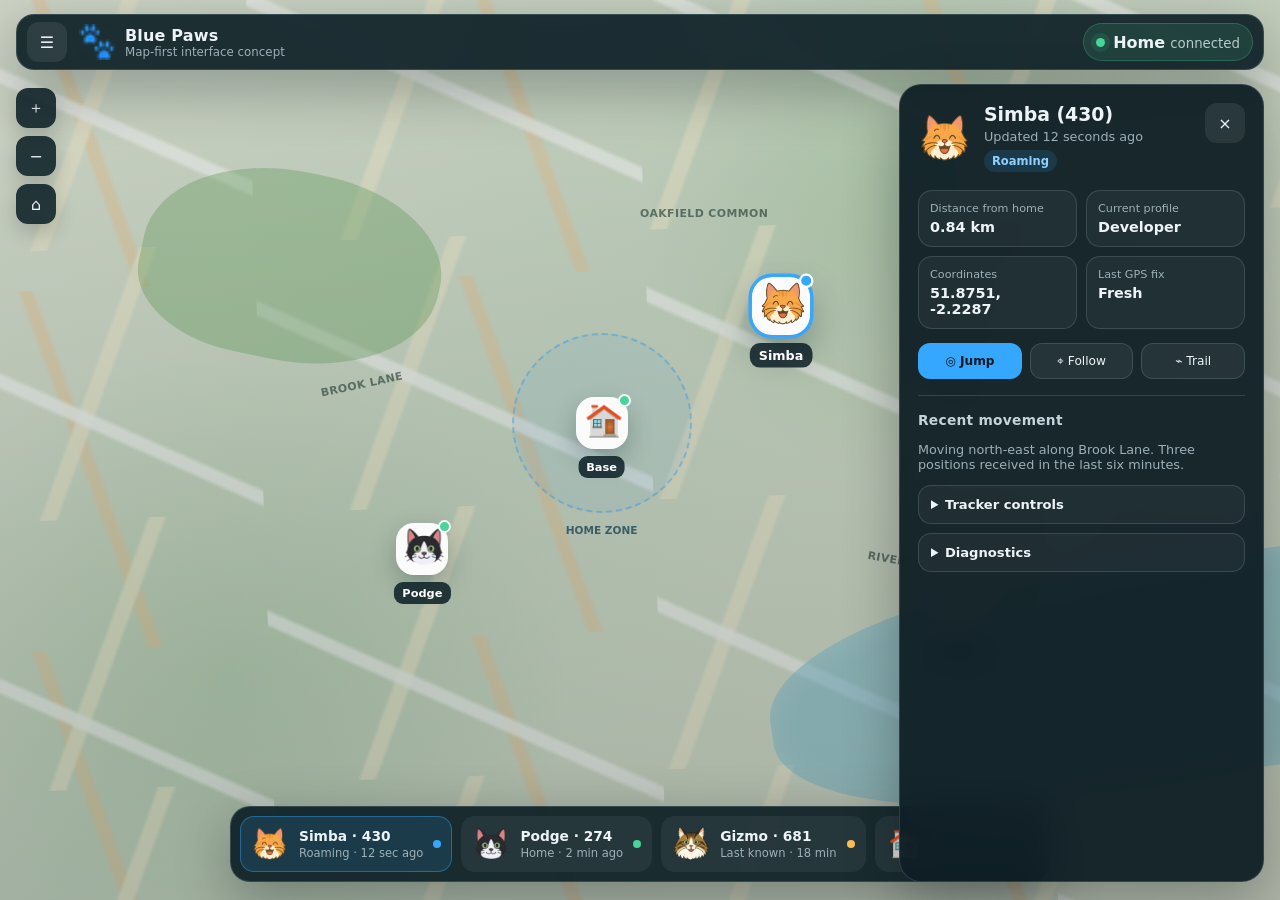
<file: mockups/map-first-ui.html>
<!doctype html>
<html lang="en">
<head>
  <meta charset="utf-8">
  <meta name="viewport" content="width=device-width, initial-scale=1">
  <title>Blue Paws - Map-first UI concept</title>
  <style>
    :root {
      color-scheme: dark;
      --ink: #edf4f7;
      --muted: #9db0b8;
      --panel: rgba(13, 29, 36, .94);
      --panel-soft: rgba(20, 42, 51, .88);
      --line: rgba(198, 224, 232, .16);
      --blue: #36a7ff;
      --green: #48d597;
      --amber: #ffbd59;
      --red: #ff7272;
      --shadow: 0 18px 55px rgba(0, 12, 18, .3);
    }

    * { box-sizing: border-box; }
    html, body { height: 100%; margin: 0; }
    body {
      overflow: hidden;
      background: #0b2028;
      color: var(--ink);
      font-family: Inter, ui-sans-serif, system-ui, -apple-system, BlinkMacSystemFont, "Segoe UI", sans-serif;
    }
    button, input, select { font: inherit; }
    button { color: inherit; }

    .app {
      position: relative;
      height: 100dvh;
      width: 100%;
      overflow: hidden;
    }

    .map {
      position: absolute;
      inset: 0;
      overflow: hidden;
      background:
        radial-gradient(circle at 72% 23%, rgba(126, 180, 119, .28), transparent 24%),
        radial-gradient(circle at 18% 75%, rgba(112, 166, 104, .2), transparent 27%),
        linear-gradient(135deg, #d8dfcf 0%, #cad8c4 43%, #d9ddca 100%);
    }
    .map::before {
      content: "";
      position: absolute;
      inset: -10%;
      opacity: .62;
      background:
        linear-gradient(26deg, transparent 45%, rgba(255,255,255,.85) 46%, rgba(255,255,255,.85) 48%, transparent 49%) 0 0 / 390px 310px,
        linear-gradient(112deg, transparent 46%, rgba(243,236,206,.85) 47%, rgba(243,236,206,.85) 50%, transparent 51%) 80px 50px / 310px 270px,
        linear-gradient(72deg, transparent 48%, rgba(235,196,145,.72) 49%, rgba(235,196,145,.72) 50.5%, transparent 51.5%) 0 0 / 440px 360px;
      transform: rotate(-2deg);
    }
    .map::after {
      content: "";
      position: absolute;
      inset: 0;
      pointer-events: none;
      background: linear-gradient(180deg, rgba(6, 22, 29, .06), rgba(6, 22, 29, .2));
    }

    .water {
      position: absolute;
      width: 48%;
      height: 24%;
      right: -8%;
      bottom: 12%;
      border-radius: 48% 0 0 42%;
      background: rgba(104, 181, 204, .48);
      transform: rotate(-8deg);
      box-shadow: inset 0 0 35px rgba(255,255,255,.18);
    }
    .park {
      position: absolute;
      width: 300px;
      height: 190px;
      left: 11%;
      top: 19%;
      border-radius: 50% 44% 51% 36%;
      background: rgba(111, 167, 101, .4);
      transform: rotate(12deg);
    }

    .topbar {
      position: absolute;
      z-index: 30;
      top: 14px;
      left: 16px;
      right: 16px;
      height: 56px;
      display: flex;
      align-items: center;
      gap: 12px;
      padding: 8px 10px;
      border: 1px solid var(--line);
      border-radius: 18px;
      background: rgba(9, 28, 35, .9);
      box-shadow: var(--shadow);
      backdrop-filter: blur(18px);
    }
    .icon-button {
      width: 40px;
      height: 40px;
      display: grid;
      place-items: center;
      border: 0;
      border-radius: 12px;
      background: rgba(255,255,255,.08);
      cursor: pointer;
    }
    .icon-button:hover { background: rgba(255,255,255,.14); }
    .brand { display: flex; align-items: center; gap: 10px; min-width: 0; }
    .brand img { width: 36px; height: 36px; object-fit: contain; }
    .brand-copy { min-width: 0; }
    .brand strong { display: block; font-size: 1rem; letter-spacing: .01em; }
    .brand small { display: block; color: var(--muted); font-size: .74rem; white-space: nowrap; }
    .top-spacer { flex: 1; }

    .status-pill {
      position: relative;
      display: flex;
      align-items: center;
      gap: 8px;
      min-height: 38px;
      padding: 7px 12px;
      border: 1px solid rgba(72, 213, 151, .25);
      border-radius: 999px;
      background: rgba(72, 213, 151, .12);
      cursor: pointer;
    }
    .status-dot {
      width: 9px;
      height: 9px;
      border-radius: 50%;
      background: var(--green);
      box-shadow: 0 0 0 5px rgba(72, 213, 151, .12);
    }
    .status-pill small { color: #b8cbc9; }

    .status-popover {
      position: absolute;
      z-index: 45;
      top: 78px;
      right: 16px;
      width: min(330px, calc(100vw - 32px));
      padding: 16px;
      border: 1px solid var(--line);
      border-radius: 18px;
      background: var(--panel);
      box-shadow: var(--shadow);
      backdrop-filter: blur(18px);
      transform-origin: top right;
      transition: opacity .18s, transform .18s;
    }
    .hidden { opacity: 0; pointer-events: none; transform: translateY(-8px) scale(.98); }
    .popover-title { display: flex; justify-content: space-between; margin-bottom: 12px; }
    .popover-title span { color: var(--green); font-size: .78rem; }
    .info-grid { display: grid; grid-template-columns: 1fr auto; gap: 9px 16px; font-size: .86rem; }
    .info-grid span:nth-child(odd) { color: var(--muted); }

    .map-label {
      position: absolute;
      color: rgba(35, 59, 51, .62);
      font-weight: 700;
      letter-spacing: .04em;
      text-transform: uppercase;
      font-size: .68rem;
    }
    .map-label.one { left: 25%; top: 42%; transform: rotate(-12deg); }
    .map-label.two { right: 24%; top: 62%; transform: rotate(10deg); }
    .map-label.three { left: 50%; top: 23%; }

    .home-zone {
      position: absolute;
      left: 47%;
      top: 47%;
      width: 180px;
      height: 180px;
      transform: translate(-50%, -50%);
      border: 2px dashed rgba(54, 167, 255, .42);
      border-radius: 50%;
      background: rgba(54, 167, 255, .08);
    }
    .home-zone::after {
      content: "HOME ZONE";
      position: absolute;
      left: 50%;
      bottom: -25px;
      transform: translateX(-50%);
      color: rgba(14, 63, 83, .72);
      font-size: .66rem;
      font-weight: 800;
      white-space: nowrap;
    }

    .marker {
      position: absolute;
      z-index: 12;
      width: 52px;
      height: 52px;
      border: 0;
      border-radius: 18px;
      background: rgba(255,255,255,.94);
      box-shadow: 0 10px 24px rgba(20, 47, 54, .28);
      cursor: pointer;
      transform: translate(-50%, -50%);
      transition: transform .18s, box-shadow .18s;
    }
    .marker:hover, .marker.selected {
      transform: translate(-50%, -50%) scale(1.12);
      box-shadow: 0 14px 30px rgba(20, 47, 54, .38);
    }
    .marker.selected { outline: 3px solid var(--blue); }
    .marker img { width: 44px; height: 44px; object-fit: contain; }
    .marker .pulse {
      position: absolute;
      right: -3px;
      top: -3px;
      width: 13px;
      height: 13px;
      border-radius: 50%;
      border: 2px solid white;
    }
    .marker-label {
      position: absolute;
      left: 50%;
      top: 59px;
      transform: translateX(-50%);
      padding: 4px 8px;
      border-radius: 9px;
      background: rgba(9, 28, 35, .84);
      color: white;
      font-size: .71rem;
      font-weight: 700;
      white-space: nowrap;
    }
    .simba { left: 61%; top: 34%; }
    .podgie { left: 33%; top: 61%; }
    .gizmo { left: 75%; top: 67%; }
    .base { left: 47%; top: 47%; }
    .simba .pulse { background: var(--blue); }
    .podgie .pulse { background: var(--green); }
    .gizmo .pulse { background: var(--amber); }
    .base .pulse { background: var(--green); }

    .map-tools {
      position: absolute;
      z-index: 20;
      top: 88px;
      left: 16px;
      display: grid;
      gap: 8px;
    }
    .map-tools .icon-button {
      background: rgba(9,28,35,.86);
      box-shadow: 0 8px 20px rgba(0,0,0,.18);
    }

    .tracker-dock {
      position: absolute;
      z-index: 25;
      left: 50%;
      bottom: 18px;
      width: min(820px, calc(100vw - 32px));
      transform: translateX(-50%);
      display: flex;
      gap: 9px;
      padding: 9px;
      overflow-x: auto;
      border: 1px solid var(--line);
      border-radius: 20px;
      background: rgba(9,28,35,.9);
      box-shadow: var(--shadow);
      backdrop-filter: blur(18px);
      scrollbar-width: none;
    }
    .tracker-dock::-webkit-scrollbar { display: none; }
    .tracker-chip {
      min-width: 170px;
      flex: 1 0 auto;
      display: flex;
      align-items: center;
      gap: 10px;
      padding: 8px 10px;
      border: 1px solid transparent;
      border-radius: 14px;
      background: rgba(255,255,255,.06);
      cursor: pointer;
      text-align: left;
    }
    .tracker-chip:hover, .tracker-chip.selected {
      border-color: rgba(54,167,255,.42);
      background: rgba(54,167,255,.13);
    }
    .tracker-chip img { width: 38px; height: 38px; object-fit: contain; }
    .tracker-chip strong { display: block; font-size: .86rem; }
    .tracker-chip small { display: block; color: var(--muted); margin-top: 2px; font-size: .72rem; }
    .chip-state { width: 8px; height: 8px; margin-left: auto; border-radius: 50%; }

    .drawer, .settings {
      position: absolute;
      z-index: 40;
      top: 84px;
      bottom: 18px;
      width: min(365px, calc(100vw - 32px));
      padding: 18px;
      overflow-y: auto;
      border: 1px solid var(--line);
      border-radius: 22px;
      background: var(--panel);
      box-shadow: var(--shadow);
      backdrop-filter: blur(18px);
      transition: transform .22s ease, opacity .18s;
    }
    .drawer { right: 16px; }
    .settings { left: 16px; }
    .drawer.closed { transform: translateX(calc(100% + 32px)); opacity: 0; pointer-events: none; }
    .settings.closed { transform: translateX(calc(-100% - 32px)); opacity: 0; pointer-events: none; }
    .drawer-head, .settings-head {
      display: flex;
      justify-content: space-between;
      align-items: flex-start;
      gap: 12px;
      margin-bottom: 18px;
    }
    .pet-title { display: flex; gap: 12px; align-items: center; }
    .pet-title img { width: 54px; height: 54px; object-fit: contain; }
    h2, h3, p { margin-top: 0; }
    h2 { margin-bottom: 4px; font-size: 1.18rem; }
    h3 { font-size: .86rem; color: #c4d4da; letter-spacing: .02em; }
    .subtitle { color: var(--muted); font-size: .8rem; }
    .tag {
      display: inline-flex;
      padding: 4px 8px;
      margin-top: 6px;
      border-radius: 999px;
      background: rgba(54,167,255,.14);
      color: #8ed0ff;
      font-size: .72rem;
      font-weight: 700;
    }
    .stat-grid {
      display: grid;
      grid-template-columns: repeat(2, 1fr);
      gap: 9px;
      margin: 14px 0;
    }
    .stat {
      padding: 11px;
      border: 1px solid var(--line);
      border-radius: 14px;
      background: rgba(255,255,255,.045);
    }
    .stat small { display: block; color: var(--muted); font-size: .7rem; }
    .stat strong { display: block; margin-top: 4px; font-size: .9rem; }
    .actions { display: grid; grid-template-columns: repeat(3, 1fr); gap: 8px; }
    .action {
      padding: 10px 6px;
      border: 1px solid var(--line);
      border-radius: 12px;
      background: rgba(255,255,255,.06);
      cursor: pointer;
      font-size: .76rem;
    }
    .action.primary { background: var(--blue); color: #041924; border-color: transparent; font-weight: 800; }
    .section {
      margin-top: 16px;
      padding-top: 16px;
      border-top: 1px solid var(--line);
    }
    details {
      border: 1px solid var(--line);
      border-radius: 13px;
      background: rgba(255,255,255,.04);
      margin-top: 9px;
    }
    summary { padding: 11px 12px; cursor: pointer; font-size: .82rem; font-weight: 700; }
    .details-body { padding: 0 12px 12px; color: var(--muted); font-size: .76rem; line-height: 1.55; }

    .setting-group {
      padding: 13px 0;
      border-top: 1px solid var(--line);
    }
    .setting-group:first-of-type { border-top: 0; }
    .setting-row { display: flex; align-items: center; justify-content: space-between; gap: 12px; margin: 10px 0; }
    .setting-row label { font-size: .82rem; }
    .setting-row small { color: var(--muted); }
    .toggle {
      width: 42px;
      height: 24px;
      padding: 3px;
      border: 0;
      border-radius: 999px;
      background: var(--green);
      cursor: pointer;
    }
    .toggle::after {
      content: "";
      display: block;
      width: 18px;
      height: 18px;
      margin-left: 18px;
      border-radius: 50%;
      background: white;
    }
    .menu-link {
      width: 100%;
      display: flex;
      justify-content: space-between;
      align-items: center;
      padding: 11px 0;
      border: 0;
      border-top: 1px solid var(--line);
      background: transparent;
      cursor: pointer;
      text-align: left;
    }
    .menu-link span { color: var(--muted); }

    .modal {
      position: absolute;
      z-index: 60;
      inset: 0;
      display: grid;
      place-items: center;
      padding: 20px;
      background: rgba(1, 10, 14, .68);
      backdrop-filter: blur(8px);
      transition: opacity .18s;
    }
    .modal.closed { opacity: 0; pointer-events: none; }
    .modal-card {
      width: min(760px, 100%);
      max-height: min(680px, calc(100dvh - 40px));
      overflow: hidden;
      border: 1px solid var(--line);
      border-radius: 22px;
      background: #0d2028;
      box-shadow: var(--shadow);
    }
    .modal-head { display: flex; justify-content: space-between; align-items: center; padding: 16px 18px; border-bottom: 1px solid var(--line); }
    .filters { display: flex; gap: 8px; padding: 12px 18px; border-bottom: 1px solid var(--line); }
    .filters input, .filters select {
      min-width: 0;
      padding: 8px 10px;
      color: var(--ink);
      border: 1px solid var(--line);
      border-radius: 10px;
      background: rgba(255,255,255,.06);
    }
    .console { max-height: 440px; overflow-y: auto; padding: 12px 18px 18px; font-family: ui-monospace, SFMono-Regular, Consolas, monospace; font-size: .72rem; }
    .log { padding: 10px 0; border-bottom: 1px solid var(--line); }
    .log time { color: var(--green); }
    .log pre { margin: 6px 0 0; color: #c8d7db; white-space: pre-wrap; }

    .toast {
      position: absolute;
      z-index: 70;
      top: 84px;
      left: 50%;
      transform: translate(-50%, -12px);
      padding: 10px 14px;
      border-radius: 12px;
      background: #102d38;
      box-shadow: var(--shadow);
      font-size: .8rem;
      opacity: 0;
      pointer-events: none;
      transition: opacity .2s, transform .2s;
    }
    .toast.show { opacity: 1; transform: translate(-50%, 0); }

    @media (max-width: 700px) {
      .topbar { top: 8px; left: 8px; right: 8px; height: 52px; border-radius: 16px; }
      .brand small { display: none; }
      .status-pill small { display: none; }
      .status-pill { padding: 8px 10px; }
      .map-tools { top: 72px; left: 9px; }
      .marker { width: 46px; height: 46px; border-radius: 15px; }
      .marker img { width: 39px; height: 39px; }
      .tracker-dock { left: 8px; right: 8px; bottom: 8px; width: auto; transform: none; border-radius: 17px; }
      .tracker-chip { min-width: 144px; }
      .drawer {
        top: auto;
        left: 8px;
        right: 8px;
        bottom: 84px;
        width: auto;
        max-height: 68dvh;
        border-radius: 22px;
      }
      .drawer.closed { transform: translateY(calc(100% + 100px)); }
      .settings { top: 68px; left: 8px; bottom: 8px; width: calc(100vw - 16px); }
      .settings.closed { transform: translateX(calc(-100% - 16px)); }
      .home-zone { width: 130px; height: 130px; }
      .simba { left: 68%; top: 31%; }
      .podgie { left: 27%; top: 57%; }
      .gizmo { left: 73%; top: 65%; }
      .filters { flex-wrap: wrap; }
      .filters input { flex: 1 1 100%; }
      .filters select { flex: 1; }
    }
  </style>
</head>
<body>
  <main class="app">
    <section class="map" aria-label="Simulated map">
      <div class="park"></div>
      <div class="water"></div>
      <span class="map-label one">Brook Lane</span>
      <span class="map-label two">Riverside Path</span>
      <span class="map-label three">Oakfield Common</span>
      <div class="home-zone"></div>

      <button class="marker simba selected" data-pet="simba" aria-label="Open Simba">
        <img src="../data/icons/Simba_Marker_Outanabout.avif" alt="">
        <span class="pulse"></span><span class="marker-label">Simba</span>
      </button>
      <button class="marker podgie" data-pet="podge" aria-label="Open Podge">
        <img src="../data/icons/Podge_Marker_Home.avif" alt="">
        <span class="pulse"></span><span class="marker-label">Podge</span>
      </button>
      <button class="marker gizmo" data-pet="gizmo" aria-label="Open Gizmo">
        <img src="../data/icons/Gizmo_Marker_Outanabout.avif" alt="">
        <span class="pulse"></span><span class="marker-label">Gizmo</span>
      </button>
      <button class="marker base" data-pet="base" aria-label="Open base station">
        <img src="../data/icons/Home.avif" alt="">
        <span class="pulse"></span><span class="marker-label">Base</span>
      </button>
    </section>

    <header class="topbar">
      <button class="icon-button" id="menuButton" aria-label="Open settings">☰</button>
      <div class="brand">
        <img src="../data/icons/favicon.avif" alt="">
        <div class="brand-copy"><strong>Blue Paws</strong><small>Map-first interface concept</small></div>
      </div>
      <div class="top-spacer"></div>
      <button class="status-pill" id="statusButton">
        <span class="status-dot"></span>
        <span><strong>Home</strong> <small>connected</small></span>
      </button>
    </header>

    <aside class="status-popover hidden" id="statusPopover">
      <div class="popover-title"><strong>Receiver status</strong><span>Everything healthy</span></div>
      <div class="info-grid">
        <span>Network mode</span><strong>Home Wi-Fi</strong>
        <span>Receiver address</span><strong>192.168.1.42</strong>
        <span>Live updates</span><strong>Connected</strong>
        <span>Last receiver update</span><strong>2 seconds ago</strong>
        <span>BLE home beacon</span><strong>On</strong>
      </div>
    </aside>

    <nav class="map-tools" aria-label="Map controls">
      <button class="icon-button" data-toast="Map zoomed in">＋</button>
      <button class="icon-button" data-toast="Map zoomed out">−</button>
      <button class="icon-button" data-toast="Map centred on home">⌂</button>
    </nav>

    <nav class="tracker-dock" aria-label="Trackers">
      <button class="tracker-chip selected" data-pet="simba">
        <img src="../data/icons/Simba_Marker_Outanabout.avif" alt="">
        <span><strong>Simba · 430</strong><small>Roaming · 12 sec ago</small></span>
        <i class="chip-state" style="background:var(--blue)"></i>
      </button>
      <button class="tracker-chip" data-pet="podge">
        <img src="../data/icons/Podge_Marker_Home.avif" alt="">
        <span><strong>Podge · 274</strong><small>Home · 2 min ago</small></span>
        <i class="chip-state" style="background:var(--green)"></i>
      </button>
      <button class="tracker-chip" data-pet="gizmo">
        <img src="../data/icons/Gizmo_Marker_Outanabout.avif" alt="">
        <span><strong>Gizmo · 681</strong><small>Last known · 18 min</small></span>
        <i class="chip-state" style="background:var(--amber)"></i>
      </button>
      <button class="tracker-chip" data-pet="base">
        <img src="../data/icons/Home.avif" alt="">
        <span><strong>Base station</strong><small>Home mode · online</small></span>
        <i class="chip-state" style="background:var(--green)"></i>
      </button>
    </nav>

    <aside class="drawer" id="petDrawer">
      <div class="drawer-head">
        <div class="pet-title">
          <img id="drawerIcon" src="../data/icons/Simba_Marker_Outanabout.avif" alt="">
          <div><h2 id="drawerName">Simba (430)</h2><div class="subtitle" id="drawerSubtitle">Updated 12 seconds ago</div><span class="tag" id="drawerTag">Roaming</span></div>
        </div>
        <button class="icon-button" id="closeDrawer">×</button>
      </div>
      <div class="stat-grid">
        <div class="stat"><small>Distance from home</small><strong id="drawerDistance">0.84 km</strong></div>
        <div class="stat"><small>Current profile</small><strong id="drawerProfile">Developer</strong></div>
        <div class="stat"><small>Coordinates</small><strong id="drawerCoords">51.8751, -2.2287</strong></div>
        <div class="stat"><small>Last GPS fix</small><strong id="drawerFix">Fresh</strong></div>
      </div>
      <div class="actions">
        <button class="action primary" data-toast="Centred on selected tracker">◎ Jump</button>
        <button class="action" data-toast="Follow enabled">⌖ Follow</button>
        <button class="action" data-toast="Trail toggled">⌁ Trail</button>
      </div>
      <div class="section">
        <h3>Recent movement</h3>
        <p class="subtitle">Moving north-east along Brook Lane. Three positions received in the last six minutes.</p>
      </div>
      <details>
        <summary>Tracker controls</summary>
        <div class="details-body">Rename, profile selection and ping would live here, available when needed without dominating the everyday view.</div>
      </details>
      <details>
        <summary>Diagnostics</summary>
        <div class="details-body">Message history, raw payloads and radio details would be tucked into this secondary section.</div>
      </details>
    </aside>

    <aside class="settings closed" id="settingsPanel">
      <div class="settings-head"><div><h2>Settings</h2><div class="subtitle">Everyday options first</div></div><button class="icon-button" id="closeSettings">×</button></div>
      <div class="setting-group">
        <h3>Appearance</h3>
        <div class="setting-row"><div><label>Dark interface</label><small> Easier outdoors at night</small></div><button class="toggle" aria-label="Toggle dark interface"></button></div>
      </div>
      <div class="setting-group">
        <h3>Map</h3>
        <button class="menu-link" data-toast="Map centred on home">Reset view <span>›</span></button>
        <button class="menu-link" data-toast="Home location editor opened">Home location <span>›</span></button>
        <button class="menu-link" data-toast="Trail length set to four points">Trail length <span>4 points</span></button>
      </div>
      <div class="setting-group">
        <h3>Receiver</h3>
        <div class="setting-row"><div><label>BLE home beacon</label><small> Collar home detection</small></div><button class="toggle" aria-label="Toggle BLE"></button></div>
      </div>
      <details>
        <summary>Advanced</summary>
        <div class="details-body">
          <button class="menu-link" id="openDiagnostics">Debug console <span>›</span></button>
          <button class="menu-link" data-toast="Data export would start here">Export data <span>›</span></button>
          <button class="menu-link" data-toast="Developer mode controls opened">Developer mode <span>›</span></button>
          <button class="menu-link" data-toast="Build 3.9 concept">Build information <span>›</span></button>
        </div>
      </details>
    </aside>

    <section class="modal closed" id="diagnosticsModal">
      <div class="modal-card">
        <div class="modal-head"><div><strong>Diagnostics</strong><div class="subtitle">Hidden from the everyday tracking view</div></div><button class="icon-button" id="closeDiagnostics">×</button></div>
        <div class="filters"><input value="" placeholder="Search messages"><select><option>All trackers</option><option>Simba</option><option>Podge</option></select><select><option>All message types</option><option>Telemetry</option><option>Presence</option></select></div>
        <div class="console">
          <div class="log"><time>14:32:18</time><pre>{"type":"telemetry","device_id":430,"name":"Simba","status":"Roaming","lat":51.8751,"lon":-2.2287}</pre></div>
          <div class="log"><time>14:32:06</time><pre>{"type":"presence","device_id":430,"mode":"developer"}</pre></div>
          <div class="log"><time>14:30:52</time><pre>{"type":"telemetry","device_id":274,"name":"Podge","status":"Home"}</pre></div>
          <div class="log"><time>14:29:40</time><pre>{"type":"net_mode","mode":"home","sta_ip":"192.168.1.42"}</pre></div>
        </div>
      </div>
    </section>

    <div class="toast" id="toast">Done</div>
  </main>

  <script>
    const pets = {
      simba: { name:"Simba (430)", icon:"../data/icons/Simba_Marker_Outanabout.avif", subtitle:"Updated 12 seconds ago", tag:"Roaming", distance:"0.84 km", profile:"Developer", coords:"51.8751, -2.2287", fix:"Fresh" },
      podge: { name:"Podge (274)", icon:"../data/icons/Podge_Marker_Home.avif", subtitle:"Updated 2 minutes ago", tag:"Home", distance:"0.03 km", profile:"Normal", coords:"51.8739, -2.2391", fix:"Fresh" },
      gizmo: { name:"Gizmo (681)", icon:"../data/icons/Gizmo_Marker_Outanabout.avif", subtitle:"Last fix 18 minutes ago", tag:"Last known", distance:"1.46 km", profile:"Active", coords:"51.8682, -2.2214", fix:"18 min old" },
      base: { name:"Base station", icon:"../data/icons/Home.avif", subtitle:"Home Wi-Fi mode", tag:"Online", distance:"Home", profile:"Receiver", coords:"51.8738, -2.2394", fix:"Live" }
    };

    const drawer = document.getElementById("petDrawer");
    const settings = document.getElementById("settingsPanel");
    const statusPopover = document.getElementById("statusPopover");
    const diagnostics = document.getElementById("diagnosticsModal");
    const toast = document.getElementById("toast");

    function selectPet(key) {
      const pet = pets[key];
      document.getElementById("drawerIcon").src = pet.icon;
      document.getElementById("drawerName").textContent = pet.name;
      document.getElementById("drawerSubtitle").textContent = pet.subtitle;
      document.getElementById("drawerTag").textContent = pet.tag;
      document.getElementById("drawerDistance").textContent = pet.distance;
      document.getElementById("drawerProfile").textContent = pet.profile;
      document.getElementById("drawerCoords").textContent = pet.coords;
      document.getElementById("drawerFix").textContent = pet.fix;
      document.querySelectorAll("[data-pet]").forEach(el => el.classList.toggle("selected", el.dataset.pet === key));
      drawer.classList.remove("closed");
      settings.classList.add("closed");
    }

    document.querySelectorAll("[data-pet]").forEach(el => el.addEventListener("click", () => selectPet(el.dataset.pet)));
    document.getElementById("closeDrawer").addEventListener("click", () => drawer.classList.add("closed"));
    document.getElementById("menuButton").addEventListener("click", () => { settings.classList.toggle("closed"); drawer.classList.add("closed"); });
    document.getElementById("closeSettings").addEventListener("click", () => settings.classList.add("closed"));
    document.getElementById("statusButton").addEventListener("click", () => statusPopover.classList.toggle("hidden"));
    document.getElementById("openDiagnostics").addEventListener("click", () => { diagnostics.classList.remove("closed"); settings.classList.add("closed"); });
    document.getElementById("closeDiagnostics").addEventListener("click", () => diagnostics.classList.add("closed"));
    diagnostics.addEventListener("click", event => { if (event.target === diagnostics) diagnostics.classList.add("closed"); });

    let toastTimer;
    document.querySelectorAll("[data-toast]").forEach(el => el.addEventListener("click", () => {
      toast.textContent = el.dataset.toast;
      toast.classList.add("show");
      clearTimeout(toastTimer);
      toastTimer = setTimeout(() => toast.classList.remove("show"), 1600);
    }));
  </script>
</body>
</html>
</file>
